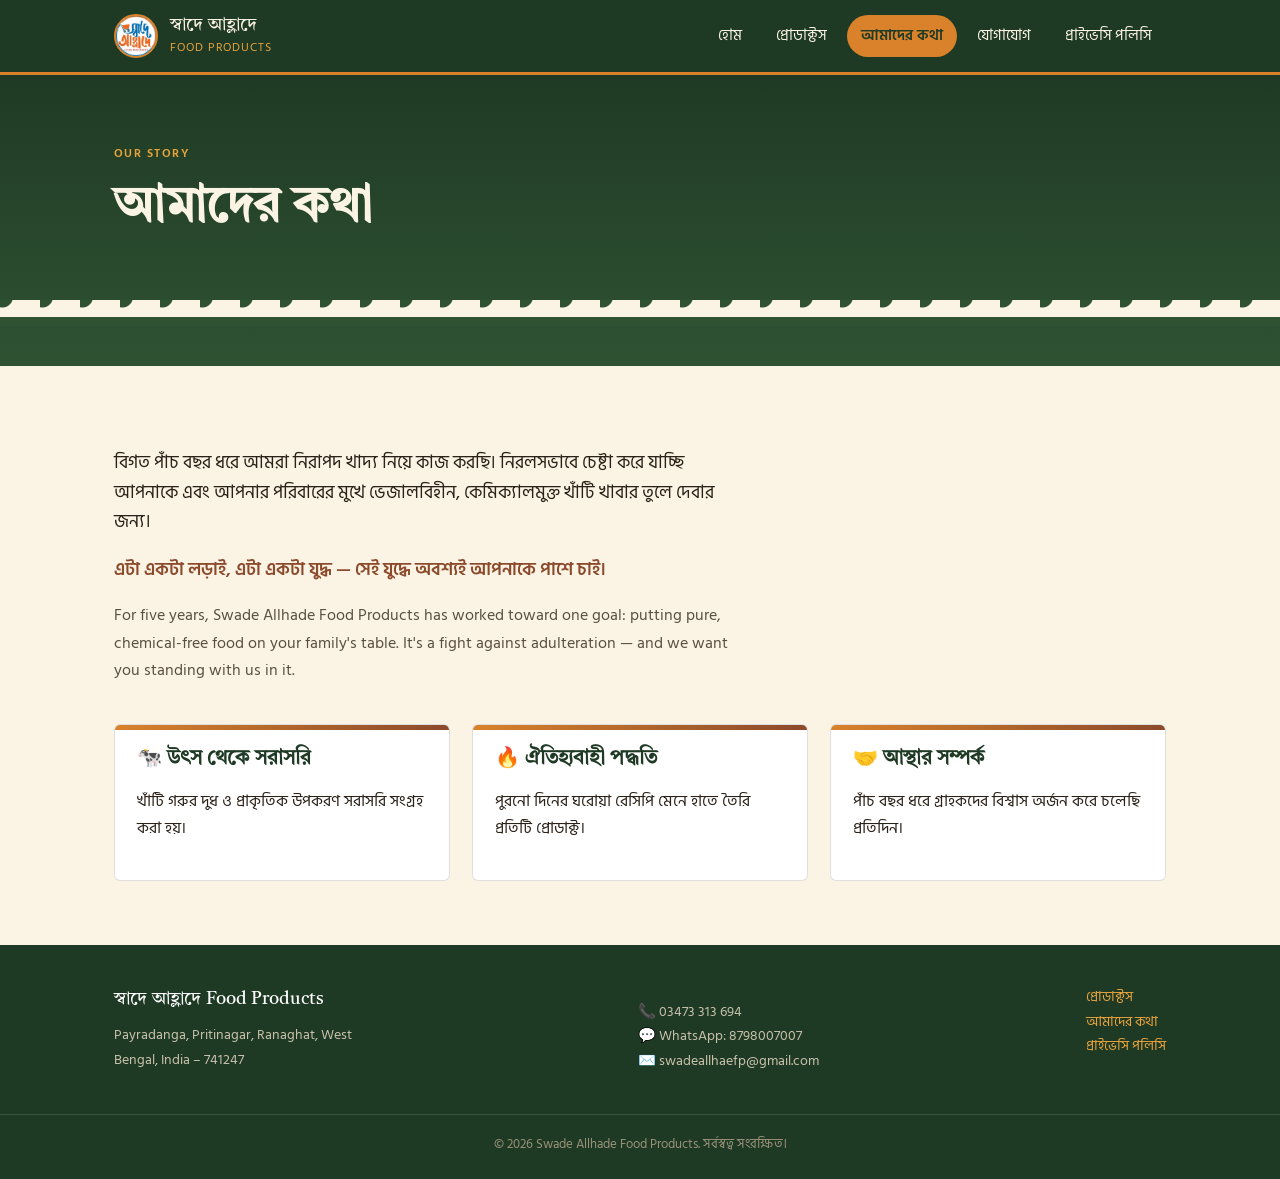
<file: about.html>
<!DOCTYPE html>
<html lang="bn">
<head>
<meta charset="UTF-8">
<meta name="viewport" content="width=device-width, initial-scale=1.0">
<title>আমাদের কথা | স্বাদে আহ্লাদে Food Products</title>
<meta name="description" content="স্বাদে আহ্লাদে ফুড প্রোডাক্টসের গল্প — বিগত পাঁচ বছর ধরে নিরাপদ, ভেজালমুক্ত খাবার তৈরির যাত্রা।">
<link rel="stylesheet" href="style.css">
</head>
<body>

<header class="site">
  <div class="nav-wrap">
    <a href="index.html" class="brand">
     <img class="badge" src="images/swlogo.jpg" alt="স্বাদে আহ্লাদে লোগো">
      <span class="brand-text">
        <span class="bn" style="display:block;">স্বাদে আহ্লাদে</span>
        <span class="en">Food Products</span>
      </span>
    </a>
    <button class="menu-toggle" aria-label="Menu" onclick="document.querySelector('nav.links').classList.toggle('open')">☰</button>
    <nav class="links">
      <a href="index.html">হোম</a>
      <a href="products.html">প্রোডাক্টস</a>
      <a href="about.html" class="active">আমাদের কথা</a>
      <a href="contact.html">যোগাযোগ</a>
      <a href="privacy-policy.html">প্রাইভেসি পলিসি</a>
    </nav>
  </div>
</header>

<section class="hero" style="padding-bottom:40px;">
  <div class="container" style="grid-template-columns:1fr;">
    <div>
      <span class="eyebrow">Our Story</span>
      <h1>আমাদের কথা</h1>
    </div>
  </div>
  <div class="drip"></div>
</section>

<section>
  <div class="container">
    <div style="max-width:70ch;">
      <p style="font-size:1.1rem;">বিগত পাঁচ বছর ধরে আমরা নিরাপদ খাদ্য নিয়ে কাজ করছি। নিরলসভাবে চেষ্টা করে যাচ্ছি আপনাকে এবং আপনার পরিবারের মুখে ভেজালবিহীন, কেমিক্যালমুক্ত খাঁটি খাবার তুলে দেবার জন্য।</p>
      <p style="font-size:1.1rem;color:var(--clay);font-weight:600;">এটা একটা লড়াই, এটা একটা যুদ্ধ — সেই যুদ্ধে অবশ্যই আপনাকে পাশে চাই।</p>
      <p style="color:#5a5040;">For five years, Swade Allhade Food Products has worked toward one goal: putting pure, chemical-free food on your family's table. It's a fight against adulteration — and we want you standing with us in it.</p>
    </div>

    <div class="grid" style="margin-top:40px;">
      <div class="card">
        <h3>🐄 উৎস থেকে সরাসরি</h3>
        <p>খাঁটি গরুর দুধ ও প্রাকৃতিক উপকরণ সরাসরি সংগ্রহ করা হয়।</p>
      </div>
      <div class="card">
        <h3>🔥 ঐতিহ্যবাহী পদ্ধতি</h3>
        <p>পুরনো দিনের ঘরোয়া রেসিপি মেনে হাতে তৈরি প্রতিটি প্রোডাক্ট।</p>
      </div>
      <div class="card">
        <h3>🤝 আস্থার সম্পর্ক</h3>
        <p>পাঁচ বছর ধরে গ্রাহকদের বিশ্বাস অর্জন করে চলেছি প্রতিদিন।</p>
      </div>
    </div>
  </div>
</section>

<footer>
  <div class="container">
    <div>
      <span class="bn" style="font-family:'Tiro Bangla',serif;font-size:1.1rem;color:#fff;">স্বাদে আহ্লাদে Food Products</span>
      <p style="max-width:32ch;margin-top:8px;">Payradanga, Pritinagar, Ranaghat, West Bengal, India – 741247</p>
    </div>
    <div>
      <p>📞 03473 313 694<br>💬 WhatsApp: 8798007007<br>✉️ swadeallhaefp@gmail.com</p>
    </div>
    <div>
      <a href="products.html">প্রোডাক্টস</a><br>
      <a href="about.html">আমাদের কথা</a><br>
      <a href="privacy-policy.html">প্রাইভেসি পলিসি</a>
    </div>
  </div>
  <div class="bottom">© 2026 Swade Allhade Food Products. সর্বস্বত্ব সংরক্ষিত।</div>
</footer>

</body>
</html>
</file>
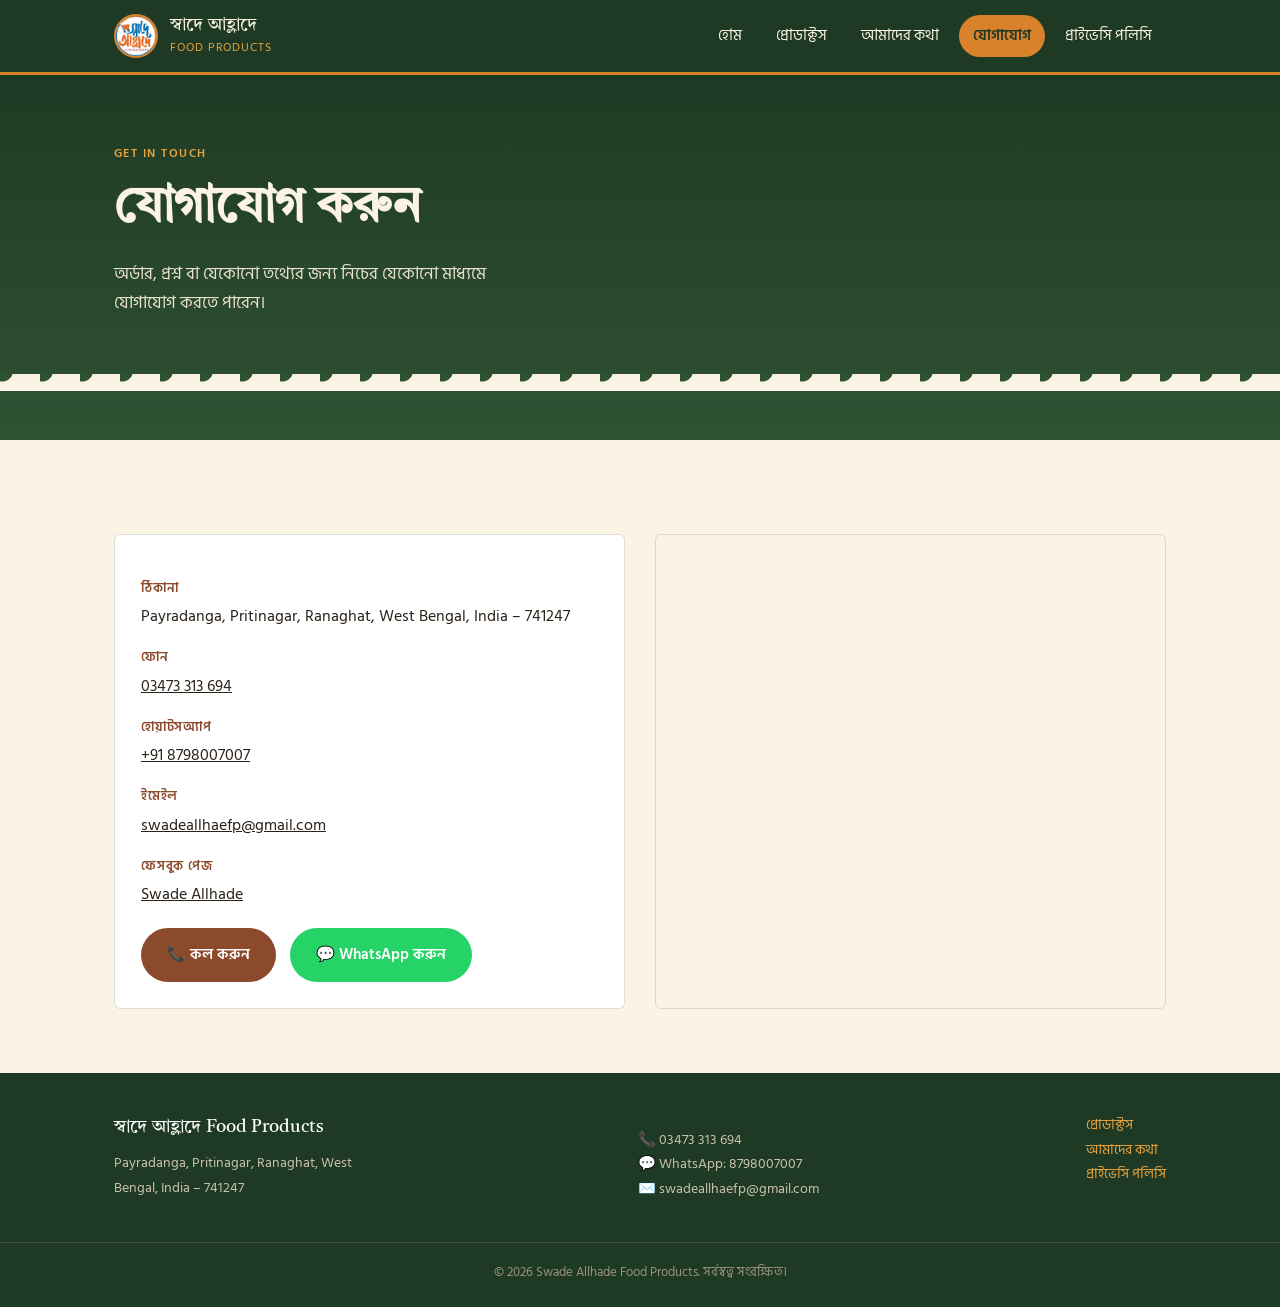
<file: contact.html>
<!DOCTYPE html>
<html lang="bn">
<head>
<meta charset="UTF-8">
<meta name="viewport" content="width=device-width, initial-scale=1.0">
<title>যোগাযোগ | স্বাদে আহ্লাদে Food Products</title>
<meta name="description" content="স্বাদে আহ্লাদে ফুড প্রোডাক্টসের সাথে যোগাযোগ করুন — ফোন, হোয়াটসঅ্যাপ, ইমেইল ও ঠিকানা।">
<link rel="stylesheet" href="style.css">
</head>
<body>

<header class="site">
  <div class="nav-wrap">
    <a href="index.html" class="brand">
     <img class="badge" src="images/swlogo.jpg" alt="স্বাদে আহ্লাদে লোগো">
      <span class="brand-text">
        <span class="bn" style="display:block;">স্বাদে আহ্লাদে</span>
        <span class="en">Food Products</span>
      </span>
    </a>
    <button class="menu-toggle" aria-label="Menu" onclick="document.querySelector('nav.links').classList.toggle('open')">☰</button>
    <nav class="links">
      <a href="index.html">হোম</a>
      <a href="products.html">প্রোডাক্টস</a>
      <a href="about.html">আমাদের কথা</a>
      <a href="contact.html" class="active">যোগাযোগ</a>
      <a href="privacy-policy.html">প্রাইভেসি পলিসি</a>
    </nav>
  </div>
</header>
  

<section class="hero" style="padding-bottom:40px;">
  <div class="container" style="grid-template-columns:1fr;">
    <div>
      <span class="eyebrow">Get in Touch</span>
      <h1>যোগাযোগ করুন</h1>
      <p class="lede">অর্ডার, প্রশ্ন বা যেকোনো তথ্যের জন্য নিচের যেকোনো মাধ্যমে যোগাযোগ করতে পারেন।</p>
    </div>
  </div>
  <div class="drip"></div>
</section>

<section>
  <div class="container contact-grid">
    <div class="info-block">
      <dl>
        <dt>ঠিকানা</dt>
        <dd>Payradanga, Pritinagar, Ranaghat, West Bengal, India – 741247</dd>
        <dt>ফোন</dt>
        <dd><a href="tel:03473313694">03473 313 694</a></dd>
        <dt>হোয়াটসঅ্যাপ</dt>
        <dd><a href="https://wa.me/918798007007" target="_blank" rel="noopener">+91 8798007007</a></dd>
        <dt>ইমেইল</dt>
        <dd><a href="mailto:swadeallhaefp@gmail.com">swadeallhaefp@gmail.com</a></dd>
        <dt>ফেসবুক পেজ</dt>
        <dd><a href="https://facebook.com/swadeallhade" target="_blank" rel="noopener">Swade Allhade</a></dd>
      </dl>
      <div class="hero-cta" style="margin-top:20px;">
        <a class="btn btn-primary" style="background:var(--clay);color:#fff;" href="tel:03473313694">📞 কল করুন</a>
        <a class="btn btn-primary" style="background:#25D366;color:#fff;" href="https://wa.me/918798770770" target="_blank" rel="noopener">💬 WhatsApp করুন</a>
      </div>
    </div>
    <div class="map-embed">
      <iframe
        src="https://www.google.com/maps?q=Payradanga,+Pritinagar,+Ranaghat,+West+Bengal,+741247&output=embed"
        allowfullscreen loading="lazy" referrerpolicy="no-referrer-when-downgrade" title="Swade Allhade location map">
      </iframe>
    </div>
  </div>
</section>

<footer>
  <div class="container">
    <div>
      <span class="bn" style="font-family:'Tiro Bangla',serif;font-size:1.1rem;color:#fff;">স্বাদে আহ্লাদে Food Products</span>
      <p style="max-width:32ch;margin-top:8px;">Payradanga, Pritinagar, Ranaghat, West Bengal, India – 741247</p>
    </div>
    <div>
      <p>📞 03473 313 694<br>💬 WhatsApp: 8798007007<br>✉️ swadeallhaefp@gmail.com</p>
    </div>
    <div>
      <a href="products.html">প্রোডাক্টস</a><br>
      <a href="about.html">আমাদের কথা</a><br>
      <a href="privacy-policy.html">প্রাইভেসি পলিসি</a>
    </div>
  </div>
  <div class="bottom">© 2026 Swade Allhade Food Products. সর্বস্বত্ব সংরক্ষিত।</div>
</footer>

</body>
</html>
</file>
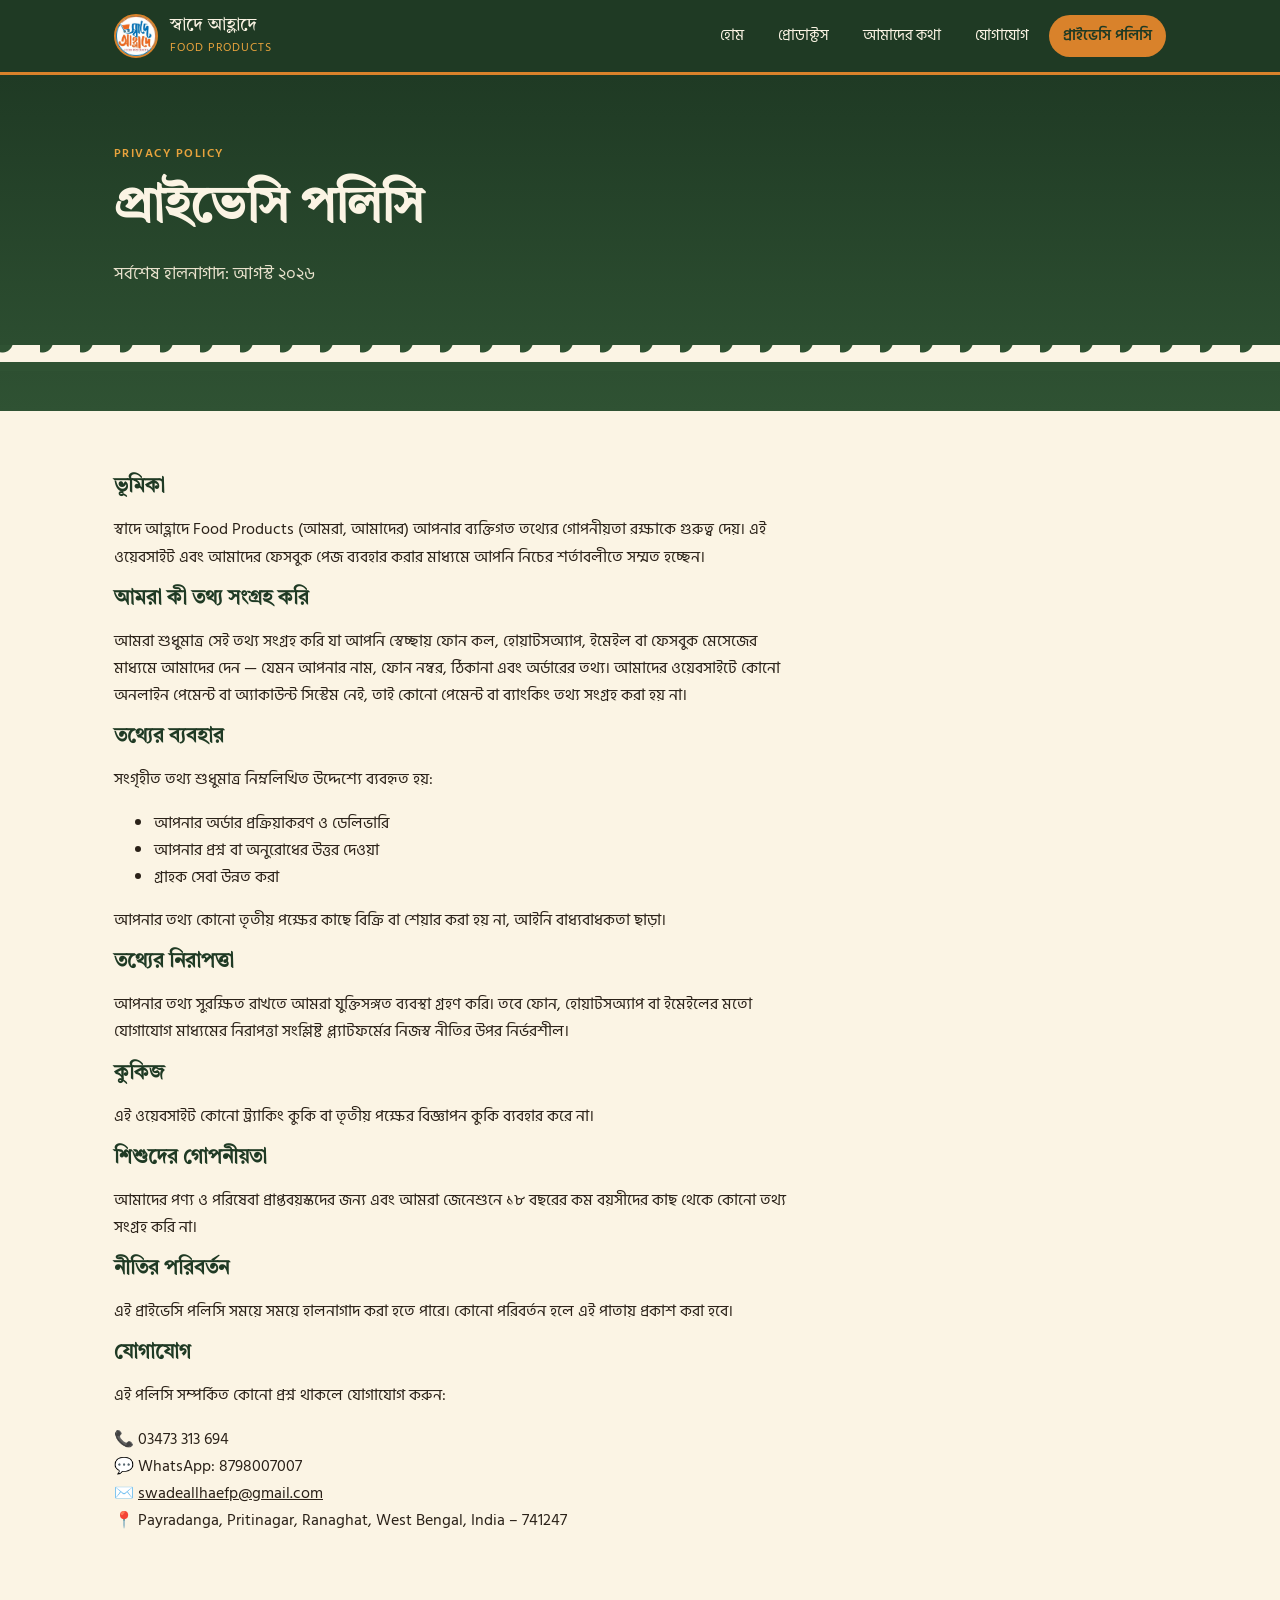
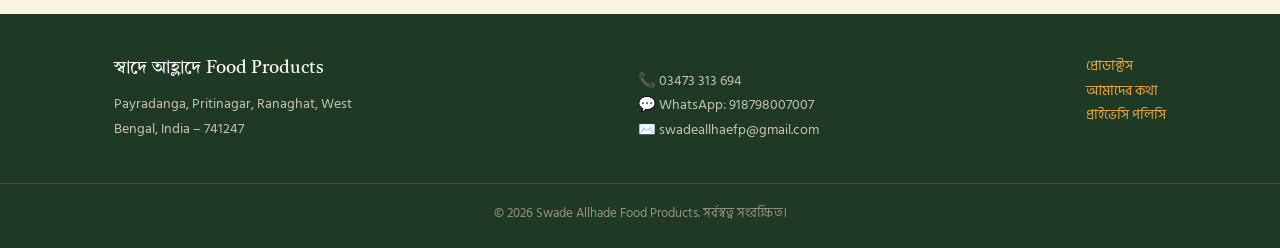
<file: privacy-policy.html>
<!DOCTYPE html>
<html lang="bn">
<head>
<meta charset="UTF-8">
<meta name="viewport" content="width=device-width, initial-scale=1.0">
<title>প্রাইভেসি পলিসি | স্বাদে আহ্লাদে Food Products</title>
<meta name="description" content="স্বাদে আহ্লাদে ফুড প্রোডাক্টসের প্রাইভেসি পলিসি — আপনার তথ্য কীভাবে সংগ্রহ ও ব্যবহার করা হয়।">
<link rel="stylesheet" href="style.css">
</head>
<body>

<header class="site">
  <div class="nav-wrap">
    <a href="index.html" class="brand">
     <img class="badge" src="images/swlogo.jpg" alt="স্বাদে আহ্লাদে লোগো">
      <span class="brand-text">
        <span class="bn" style="display:block;">স্বাদে আহ্লাদে</span>
        <span class="en">Food Products</span>
      </span>
    </a>
    <button class="menu-toggle" aria-label="Menu" onclick="document.querySelector('nav.links').classList.toggle('open')">☰</button>
    <nav class="links">
      <a href="index.html">হোম</a>
      <a href="products.html">প্রোডাক্টস</a>
      <a href="about.html">আমাদের কথা</a>
      <a href="contact.html">যোগাযোগ</a>
      <a href="privacy-policy.html" class="active">প্রাইভেসি পলিসি</a>
    </nav>
  </div>
</header>

<section class="hero" style="padding-bottom:40px;">
  <div class="container" style="grid-template-columns:1fr;">
    <div>
      <span class="eyebrow">Privacy Policy</span>
      <h1>প্রাইভেসি পলিসি</h1>
      <p class="lede">সর্বশেষ হালনাগাদ: আগস্ট ২০২৬</p>
    </div>
  </div>
  <div class="drip"></div>
</section>

<section>
  <div class="container">
    <div style="max-width:75ch;">
      <h3>ভূমিকা</h3>
      <p>স্বাদে আহ্লাদে Food Products (আমরা, আমাদের) আপনার ব্যক্তিগত তথ্যের গোপনীয়তা রক্ষাকে গুরুত্ব দেয়। এই ওয়েবসাইট এবং আমাদের ফেসবুক পেজ ব্যবহার করার মাধ্যমে আপনি নিচের শর্তাবলীতে সম্মত হচ্ছেন।</p>

      <h3>আমরা কী তথ্য সংগ্রহ করি</h3>
      <p>আমরা শুধুমাত্র সেই তথ্য সংগ্রহ করি যা আপনি স্বেচ্ছায় ফোন কল, হোয়াটসঅ্যাপ, ইমেইল বা ফেসবুক মেসেজের মাধ্যমে আমাদের দেন — যেমন আপনার নাম, ফোন নম্বর, ঠিকানা এবং অর্ডারের তথ্য। আমাদের ওয়েবসাইটে কোনো অনলাইন পেমেন্ট বা অ্যাকাউন্ট সিস্টেম নেই, তাই কোনো পেমেন্ট বা ব্যাংকিং তথ্য সংগ্রহ করা হয় না।</p>

      <h3>তথ্যের ব্যবহার</h3>
      <p>সংগৃহীত তথ্য শুধুমাত্র নিম্নলিখিত উদ্দেশ্যে ব্যবহৃত হয়:</p>
      <ul>
        <li>আপনার অর্ডার প্রক্রিয়াকরণ ও ডেলিভারি</li>
        <li>আপনার প্রশ্ন বা অনুরোধের উত্তর দেওয়া</li>
        <li>গ্রাহক সেবা উন্নত করা</li>
      </ul>
      <p>আপনার তথ্য কোনো তৃতীয় পক্ষের কাছে বিক্রি বা শেয়ার করা হয় না, আইনি বাধ্যবাধকতা ছাড়া।</p>

      <h3>তথ্যের নিরাপত্তা</h3>
      <p>আপনার তথ্য সুরক্ষিত রাখতে আমরা যুক্তিসঙ্গত ব্যবস্থা গ্রহণ করি। তবে ফোন, হোয়াটসঅ্যাপ বা ইমেইলের মতো যোগাযোগ মাধ্যমের নিরাপত্তা সংশ্লিষ্ট প্ল্যাটফর্মের নিজস্ব নীতির উপর নির্ভরশীল।</p>

      <h3>কুকিজ</h3>
      <p>এই ওয়েবসাইট কোনো ট্র্যাকিং কুকি বা তৃতীয় পক্ষের বিজ্ঞাপন কুকি ব্যবহার করে না।</p>

      <h3>শিশুদের গোপনীয়তা</h3>
      <p>আমাদের পণ্য ও পরিষেবা প্রাপ্তবয়স্কদের জন্য এবং আমরা জেনেশুনে ১৮ বছরের কম বয়সীদের কাছ থেকে কোনো তথ্য সংগ্রহ করি না।</p>

      <h3>নীতির পরিবর্তন</h3>
      <p>এই প্রাইভেসি পলিসি সময়ে সময়ে হালনাগাদ করা হতে পারে। কোনো পরিবর্তন হলে এই পাতায় প্রকাশ করা হবে।</p>

      <h3>যোগাযোগ</h3>
      <p>এই পলিসি সম্পর্কিত কোনো প্রশ্ন থাকলে যোগাযোগ করুন:</p>
      <p>
        📞 03473 313 694<br>
        💬 WhatsApp: 8798007007<br>
        ✉️ <a href="mailto:swadeallhaefp@gmail.com">swadeallhaefp@gmail.com</a><br>
        📍 Payradanga, Pritinagar, Ranaghat, West Bengal, India – 741247
      </p>
    </div>
  </div>
</section>

<footer>
  <div class="container">
    <div>
      <span class="bn" style="font-family:'Tiro Bangla',serif;font-size:1.1rem;color:#fff;">স্বাদে আহ্লাদে Food Products</span>
      <p style="max-width:32ch;margin-top:8px;">Payradanga, Pritinagar, Ranaghat, West Bengal, India – 741247</p>
    </div>
    <div>
      <p>📞 03473 313 694<br>💬 WhatsApp: 918798007007<br>✉️ swadeallhaefp@gmail.com</p>
    </div>
    <div>
      <a href="products.html">প্রোডাক্টস</a><br>
      <a href="about.html">আমাদের কথা</a><br>
      <a href="privacy-policy.html">প্রাইভেসি পলিসি</a>
    </div>
  </div>
  <div class="bottom">© 2026 Swade Allhade Food Products. সর্বস্বত্ব সংরক্ষিত।</div>
</footer>

</body>
</html>
</file>
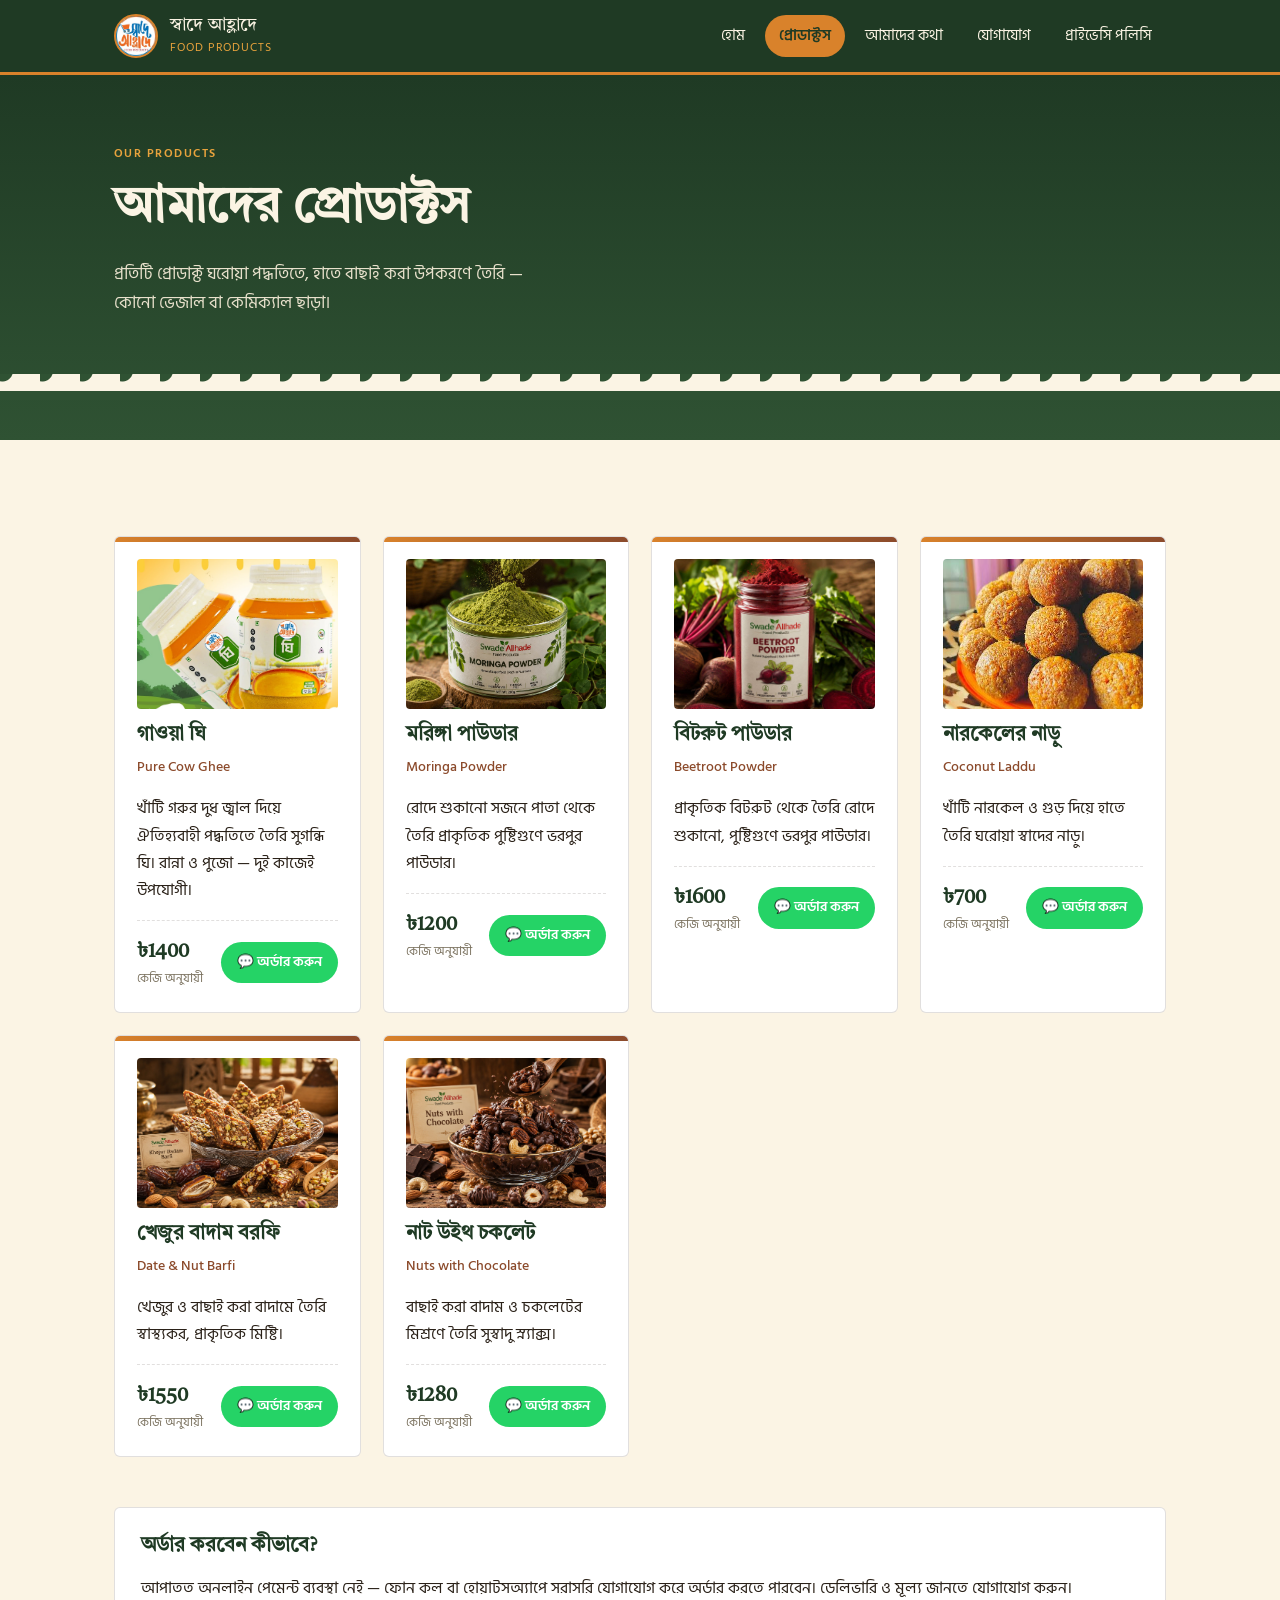
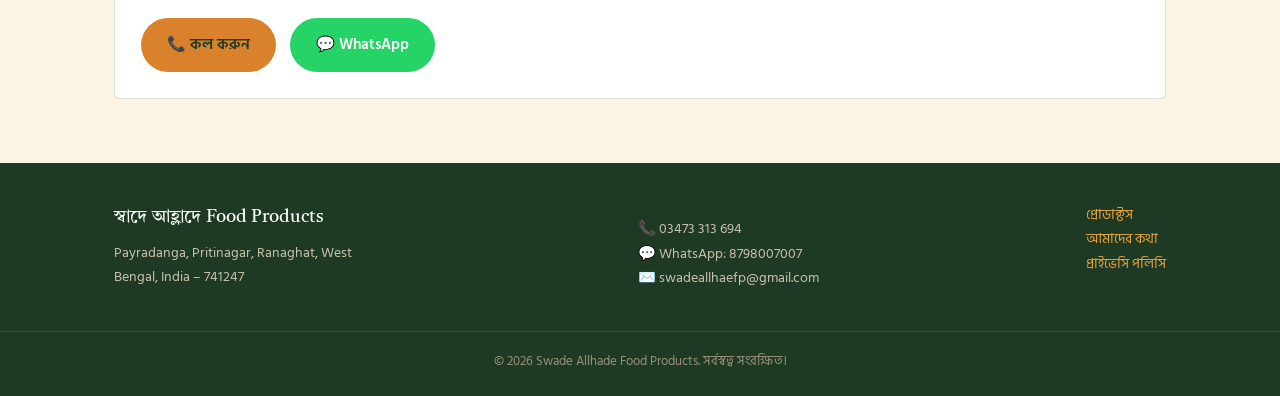
<file: products.html>
<!DOCTYPE html>
<html lang="bn">
<head>
<meta charset="UTF-8">
<meta name="viewport" content="width=device-width, initial-scale=1.0">
<title>প্রোডাক্টস | স্বাদে আহ্লাদে Food Products</title>
<meta name="description" content="খাঁটি গাওয়া ঘি, মরিঙ্গা পাউডার, নারকেলের নাড়ু, খেজুর বাদাম বরফি, নাট উইথ চকলেট — স্বাদে আহ্লাদে ফুড প্রোডাক্টসের সম্পূর্ণ প্রোডাক্ট তালিকা।">
<link rel="stylesheet" href="style.css">
</head>
<body>

<header class="site">
  <div class="nav-wrap">
    <a href="index.html" class="brand">
     <img class="badge" src="images/swlogo.jpg" alt="স্বাদে আহ্লাদে লোগো">
      <span class="brand-text">
        <span class="bn" style="display:block;">স্বাদে আহ্লাদে</span>
        <span class="en">Food Products</span>
      </span>
    </a>
    <button class="menu-toggle" aria-label="Menu" onclick="document.querySelector('nav.links').classList.toggle('open')">☰</button>
    <nav class="links">
      <a href="index.html">হোম</a>
      <a href="products.html" class="active">প্রোডাক্টস</a>
      <a href="about.html">আমাদের কথা</a>
      <a href="contact.html">যোগাযোগ</a>
      <a href="privacy-policy.html">প্রাইভেসি পলিসি</a>
    </nav>
  </div>
</header>

<section class="hero" style="padding-bottom:40px;">
  <div class="container" style="grid-template-columns:1fr;">
    <div>
      <span class="eyebrow">Our Products</span>
      <h1>আমাদের প্রোডাক্টস</h1>
      <p class="lede">প্রতিটি প্রোডাক্ট ঘরোয়া পদ্ধতিতে, হাতে বাছাই করা উপকরণে তৈরি — কোনো ভেজাল বা কেমিক্যাল ছাড়া।</p>
    </div>
  </div>
  <div class="drip"></div>
</section>

<section>
  <div class="container">
    <div class="grid">
      <div class="card">
        <img src="images/ghee1.jpeg" alt="গাওয়া ঘি">
        <h3>গাওয়া ঘি</h3>
        <span class="en-name">Pure Cow Ghee</span>
        <p>খাঁটি গরুর দুধ জ্বাল দিয়ে ঐতিহ্যবাহী পদ্ধতিতে তৈরি সুগন্ধি ঘি। রান্না ও পুজো — দুই কাজেই উপযোগী।</p>
        <div class="price-row">
          <span class="price">৳1400<span class="unit">কেজি অনুযায়ী</span></span>
          <a class="order-btn" href="https://wa.me/918798007007?text=%E0%A6%86%E0%A6%AE%E0%A6%BF%20%E0%A6%97%E0%A6%BE%E0%A6%93%E0%A7%9F%E0%A6%BE%20%E0%A6%98%E0%A6%BF%20%E0%A6%85%E0%A6%B0%E0%A7%8D%E0%A6%A1%E0%A6%BE%E0%A6%B0%20%E0%A6%95%E0%A6%B0%E0%A6%A4%E0%A7%87%20%E0%A6%9A%E0%A6%BE%E0%A6%87" target="_blank" rel="noopener">💬 অর্ডার করুন</a>
        </div>
      </div>
      <div class="card">
        <img src="images/moringa.jpg" alt="মরিঙ্গা পাউডার">
        <h3>মরিঙ্গা পাউডার</h3>
        <span class="en-name">Moringa Powder</span>
        <p>রোদে শুকানো সজনে পাতা থেকে তৈরি প্রাকৃতিক পুষ্টিগুণে ভরপুর পাউডার।</p>
        <div class="price-row">
          <span class="price">৳1200<span class="unit">কেজি অনুযায়ী</span></span>
          <a class="order-btn" href="https://wa.me/918798007007?text=%E0%A6%86%E0%A6%AE%E0%A6%BF%20%E0%A6%AE%E0%A6%B0%E0%A6%BF%E0%A6%99%E0%A7%8D%E0%A6%97%E0%A6%BE%20%E0%A6%AA%E0%A6%BE%E0%A6%89%E0%A6%A1%E0%A6%BE%E0%A6%B0%20%E0%A6%85%E0%A6%B0%E0%A7%8D%E0%A6%A1%E0%A6%BE%E0%A6%B0%20%E0%A6%95%E0%A6%B0%E0%A6%A4%E0%A7%87%20%E0%A6%9A%E0%A6%BE%E0%A6%87" target="_blank" rel="noopener">💬 অর্ডার করুন</a>
        </div>
      </div>
      <div class="card">
        <img src="images/beetroot.jpg" alt"বিটরুট পাউডার">
        <h3>বিটরুট পাউডার</h3>
        <span class="en-name">Beetroot Powder</span>
        <p>প্রাকৃতিক বিটরুট থেকে তৈরি রোদে শুকানো, পুষ্টিগুণে ভরপুর পাউডার।</p>
        <div class="price-row">
          <span class="price">৳1600<span class="unit">কেজি অনুযায়ী</span></span>
          <a class="order-btn" href="https://wa.me/918798007007?text=%E0%A6%86%E0%A6%AE%E0%A6%BF%20%E0%A6%AC%E0%A6%BF%E0%A6%9F%E0%A6%B0%E0%A7%81%E0%A6%9F%20%E0%A6%AA%E0%A6%BE%E0%A6%89%E0%A6%A1%E0%A6%BE%E0%A6%B0%20%E0%A6%85%E0%A6%B0%E0%A7%8D%E0%A6%A1%E0%A6%BE%E0%A6%B0%20%E0%A6%95%E0%A6%B0%E0%A6%A4%E0%A7%87%20%E0%A6%9A%E0%A6%BE%E0%A6%87" target="_blank" rel="noopener">💬 অর্ডার করুন</a>
        </div>
      </div>
      <div class="card">
        <img src="images/CoconutLaddu.jpeg" alt"নারকেলের নাড়ু">
        <h3>নারকেলের নাড়ু</h3>
        <span class="en-name">Coconut Laddu</span>
        <p>খাঁটি নারকেল ও গুড় দিয়ে হাতে তৈরি ঘরোয়া স্বাদের নাড়ু।</p>
        <div class="price-row">
          <span class="price">৳700<span class="unit">কেজি অনুযায়ী</span></span>
          <a class="order-btn" href="https://wa.me/918798007007?text=%E0%A6%86%E0%A6%AE%E0%A6%BF%20%E0%A6%A8%E0%A6%BE%E0%A6%B0%E0%A6%95%E0%A7%87%E0%A6%B2%E0%A7%87%E0%A6%B0%20%E0%A6%A8%E0%A6%BE%E0%A7%9C%E0%A7%81%20%E0%A6%85%E0%A6%B0%E0%A7%8D%E0%A6%A1%E0%A6%BE%E0%A6%B0%20%E0%A6%95%E0%A6%B0%E0%A6%A4%E0%A7%87%20%E0%A6%9A%E0%A6%BE%E0%A6%87" target="_blank" rel="noopener">💬 অর্ডার করুন</a>
        </div>
      </div>
      <div class="card">
        <img src="images/khejur-barfi.jpg" alt"খেজুর বাদাম বরফি">
        <h3>খেজুর বাদাম বরফি</h3>
        <span class="en-name">Date &amp; Nut Barfi</span>
        <p>খেজুর ও বাছাই করা বাদামে তৈরি স্বাস্থ্যকর, প্রাকৃতিক মিষ্টি।</p>
        <div class="price-row">
          <span class="price">৳1550<span class="unit">কেজি অনুযায়ী</span></span>
          <a class="order-btn" href="https://wa.me/918798007007?text=%E0%A6%86%E0%A6%AE%E0%A6%BF%20%E0%A6%96%E0%A7%87%E0%A6%9C%E0%A7%81%E0%A6%B0%20%E0%A6%AC%E0%A6%BE%E0%A6%A6%E0%A6%BE%E0%A6%AE%20%E0%A6%AC%E0%A6%B0%E0%A6%AB%E0%A6%BF%20%E0%A6%85%E0%A6%B0%E0%A7%8D%E0%A6%A1%E0%A6%BE%E0%A6%B0%20%E0%A6%95%E0%A6%B0%E0%A6%A4%E0%A7%87%20%E0%A6%9A%E0%A6%BE%E0%A6%87" target="_blank" rel="noopener">💬 অর্ডার করুন</a>
        </div>
      </div>
      <div class="card">
        <img src="images/nuts-chocolate.jpg" alt="নাট উইথ চকলেট">
        <h3>নাট উইথ চকলেট</h3>
        <span class="en-name">Nuts with Chocolate</span>
        <p>বাছাই করা বাদাম ও চকলেটের মিশ্রণে তৈরি সুস্বাদু স্ন্যাক্স।</p>
        <div class="price-row">
          <span class="price">৳1280<span class="unit">কেজি অনুযায়ী</span></span>
          <a class="order-btn" href="https://wa.me/918798007007?text=%E0%A6%86%E0%A6%AE%E0%A6%BF%20%E0%A6%A8%E0%A6%BE%E0%A6%9F%20%E0%A6%89%E0%A6%87%E0%A6%A5%20%E0%A6%9A%E0%A6%95%E0%A6%B2%E0%A7%87%E0%A6%9F%20%E0%A6%85%E0%A6%B0%E0%A7%8D%E0%A6%A1%E0%A6%BE%E0%A6%B0%20%E0%A6%95%E0%A6%B0%E0%A6%A4%E0%A7%87%20%E0%A6%9A%E0%A6%BE%E0%A6%87" target="_blank" rel="noopener">💬 অর্ডার করুন</a>
        </div>
      </div>
    </div>

    <div class="info-block" style="margin-top:50px;">
      <h3 style="margin-bottom:10px;">অর্ডার করবেন কীভাবে?</h3>
      <p>আপাতত অনলাইন পেমেন্ট ব্যবস্থা নেই — ফোন কল বা হোয়াটসঅ্যাপে সরাসরি যোগাযোগ করে অর্ডার করতে পারবেন। ডেলিভারি ও মূল্য জানতে যোগাযোগ করুন।</p>
      <div class="hero-cta" style="margin-top:16px;">
        <a class="btn btn-primary" href="tel:03473313694">📞 কল করুন</a>
        <a class="btn btn-primary" style="background:#25D366;color:#fff;" href="https://wa.me/918798770770" target="_blank" rel="noopener">💬 WhatsApp</a>
      </div>
    </div>
  </div>
</section>

<footer>
  <div class="container">
    <div>
      <span class="bn" style="font-family:'Tiro Bangla',serif;font-size:1.1rem;color:#fff;">স্বাদে আহ্লাদে Food Products</span>
      <p style="max-width:32ch;margin-top:8px;">Payradanga, Pritinagar, Ranaghat, West Bengal, India – 741247</p>
    </div>
    <div>
      <p>📞 03473 313 694<br>💬 WhatsApp: 8798007007<br>✉️ swadeallhaefp@gmail.com</p>
    </div>
    <div>
      <a href="products.html">প্রোডাক্টস</a><br>
      <a href="about.html">আমাদের কথা</a><br>
      <a href="privacy-policy.html">প্রাইভেসি পলিসি</a>
    </div>
  </div>
  <div class="bottom">© 2026 Swade Allhade Food Products. সর্বস্বত্ব সংরক্ষিত।</div>
</footer>

</body>
</html>
</file>
<file: style.css>
@import url('https://fonts.googleapis.com/css2?family=Tiro+Bangla:ital@0;1&family=Fraunces:opsz,wght@9..144,400;9..144,600;9..144,700&family=Hind+Siliguri:wght@400;500;600&family=Inter:wght@400;500;600&display=swap');

:root{
  --green-deep: #1F3A24;
  --green-mid: #2F5233;
  --gold: #D9822B;
  --gold-light: #E8A33D;
  --cream: #FBF4E4;
  --clay: #8B4A2B;
  --ink: #2A2118;
  --line: rgba(42,33,24,0.14);
  --radius: 6px;
}

*{box-sizing:border-box;}
html{scroll-behavior:smooth;}
body{
  margin:0;
  background:var(--cream);
  color:var(--ink);
  font-family:'Hind Siliguri','Inter',sans-serif;
  line-height:1.7;
  -webkit-font-smoothing:antialiased;
}

h1,h2,h3,.display{
  font-family:'Tiro Bangla','Fraunces',serif;
  font-weight:600;
  color:var(--green-deep);
  line-height:1.25;
  margin:0 0 .4em;
}
h1{font-size:clamp(2rem,5vw,3.1rem);}
h2{font-size:clamp(1.5rem,3.4vw,2.1rem);}
h3{font-size:1.25rem;}

a{color:inherit;}
img{max-width:100%;display:block;}

.container{max-width:1100px;margin:0 auto;padding:0 24px;}

/* ---- header ---- */
header.site{
  position:sticky;top:0;z-index:40;
  background:var(--green-deep);
  border-bottom:3px solid var(--gold);
}
.nav-wrap{
  display:flex;align-items:center;justify-content:space-between;
  padding:14px 24px;max-width:1100px;margin:0 auto;
}
.brand{
  display:flex;align-items:center;gap:12px;
  color:var(--cream);text-decoration:none;
}
.brand .badge{
  width:44px;height:44px;border-radius:50%;
  object-fit:cover;
  border:2px solid var(--gold);
  flex-shrink:0;
}
.brand-text{line-height:1.2;}
.brand-text .bn{font-family:'Tiro Bangla',serif;font-size:1.15rem;color:var(--cream);}
.brand-text .en{font-size:.72rem;letter-spacing:.08em;text-transform:uppercase;color:var(--gold-light);}

nav.links{display:flex;gap:6px;}
nav.links a{
  color:var(--cream);text-decoration:none;font-size:.95rem;
  padding:8px 14px;border-radius:999px;transition:background .2s,color .2s;
}
nav.links a:hover,nav.links a.active{background:var(--gold);color:var(--green-deep);font-weight:600;}

.menu-toggle{display:none;background:none;border:none;color:var(--cream);font-size:1.6rem;cursor:pointer;}

@media (max-width:760px){
  nav.links{
    display:none;position:absolute;top:100%;left:0;right:0;
    background:var(--green-deep);flex-direction:column;padding:8px 24px 16px;border-bottom:3px solid var(--gold);
  }
  nav.links.open{display:flex;}
  .menu-toggle{display:block;}
}

/* ---- hero ---- */
.hero{
  position:relative;overflow:hidden;
  background:linear-gradient(180deg,var(--green-deep) 0%,var(--green-mid) 100%);
  color:var(--cream);
  padding:64px 0 0;
}
.hero .container{display:grid;grid-template-columns:1.1fr .9fr;gap:40px;align-items:center;}
@media (max-width:820px){.hero .container{grid-template-columns:1fr;}}
.hero h1{color:var(--cream);}
.hero .eyebrow{
  display:inline-block;color:var(--gold-light);letter-spacing:.12em;text-transform:uppercase;
  font-size:.78rem;margin-bottom:14px;font-weight:600;
}
.hero p.lede{color:#E8E1CC;max-width:46ch;font-size:1.05rem;}
.hero-img{
  border-radius:var(--radius);overflow:hidden;
  box-shadow:0 30px 60px -20px rgba(0,0,0,.5);
  border:4px solid var(--gold);
}
.hero-cta{display:flex;gap:14px;margin-top:26px;flex-wrap:wrap;}

/* drip divider referencing the product's ghee-drip motif */
.drip{
  height:26px;width:100%;
  background:
    radial-gradient(circle at 6% 0, transparent 10px, var(--cream) 11px) 0 -3px/40px 20px repeat-x,
    linear-gradient(var(--green-mid),var(--green-mid));
  margin-top:40px;
}

/* ---- buttons ---- */
.btn{
  display:inline-flex;align-items:center;gap:8px;
  padding:12px 24px;border-radius:999px;text-decoration:none;
  font-weight:600;font-size:.95rem;transition:transform .15s, box-shadow .15s;
  border:2px solid transparent;
}
.btn:hover{transform:translateY(-2px);}
.btn-primary{background:var(--gold);color:var(--green-deep);}
.btn-primary:hover{box-shadow:0 10px 20px -8px rgba(217,130,43,.6);}
.btn-outline{border-color:var(--gold-light);color:var(--cream);}

/* ---- sections ---- */
section{padding:64px 0;}
.section-alt{background:#F3E9D2;}
.kicker{
  color:var(--clay);text-transform:uppercase;letter-spacing:.1em;font-size:.78rem;font-weight:600;margin-bottom:8px;display:block;
}

/* ---- product grid ---- */
.grid{display:grid;grid-template-columns:repeat(auto-fit,minmax(230px,1fr));gap:22px;margin-top:32px;}
.card{
  background:#fff;border:1px solid var(--line);border-radius:var(--radius);
  padding:22px;position:relative;overflow:hidden;
}
.card::before{
  content:"";position:absolute;top:0;left:0;right:0;height:5px;
  background:linear-gradient(90deg,var(--gold),var(--clay));
}
.card h3{margin-bottom:8px;}
.card .en-name{color:var(--clay);font-size:.85rem;font-weight:500;margin-bottom:10px;display:block;}
.card img{border-radius:4px;margin-bottom:14px;aspect-ratio:4/3;object-fit:cover;}
.card .price-row{
  display:flex;align-items:center;justify-content:space-between;
  margin-top:16px;padding-top:14px;border-top:1px dashed var(--line);
}
.card .price{font-family:'Tiro Bangla',serif;font-size:1.25rem;color:var(--green-deep);font-weight:600;}
.card .price .unit{font-size:.75rem;color:#7a715e;font-family:'Hind Siliguri',sans-serif;font-weight:400;display:block;}
.card .order-btn{
  display:inline-flex;align-items:center;gap:6px;
  background:#25D366;color:#fff;text-decoration:none;
  padding:9px 16px;border-radius:999px;font-size:.85rem;font-weight:600;
  transition:transform .15s;
}
.card .order-btn:hover{transform:translateY(-2px);}

/* ---- about / features ---- */
.feature-list{list-style:none;padding:0;margin:24px 0 0;display:grid;gap:16px;}
.feature-list li{
  display:flex;gap:14px;align-items:flex-start;padding-bottom:16px;border-bottom:1px dashed var(--line);
}
.feature-list .dot{
  width:10px;height:10px;border-radius:50%;background:var(--gold);margin-top:8px;flex-shrink:0;
}

/* ---- contact ---- */
.contact-grid{display:grid;grid-template-columns:1fr 1fr;gap:30px;margin-top:30px;}
@media (max-width:760px){.contact-grid{grid-template-columns:1fr;}}
.info-block{background:#fff;border:1px solid var(--line);border-radius:var(--radius);padding:26px;}
.info-block dt{color:var(--clay);font-weight:600;font-size:.82rem;text-transform:uppercase;letter-spacing:.06em;margin-top:16px;}
.info-block dt:first-child{margin-top:0;}
.info-block dd{margin:4px 0 0;}
.map-embed{border-radius:var(--radius);overflow:hidden;border:1px solid var(--line);min-height:280px;}
.map-embed iframe{width:100%;height:100%;min-height:280px;border:0;display:block;}

/* ---- footer ---- */
footer{background:var(--green-deep);color:#C9C2AC;padding:40px 0 24px;font-size:.9rem;}
footer .container{display:flex;flex-wrap:wrap;justify-content:space-between;gap:20px;}
footer a{color:var(--gold-light);text-decoration:none;}
footer .bottom{
  border-top:1px solid rgba(255,255,255,.12);margin-top:26px;padding-top:18px;
  text-align:center;font-size:.82rem;color:#9A927A;
}

.badge-row{display:flex;gap:10px;flex-wrap:wrap;margin-top:18px;}
.mini-badge{
  font-size:.75rem;background:rgba(255,255,255,.08);color:var(--cream);
  padding:5px 12px;border-radius:999px;border:1px solid rgba(255,255,255,.15);
}
</file>
